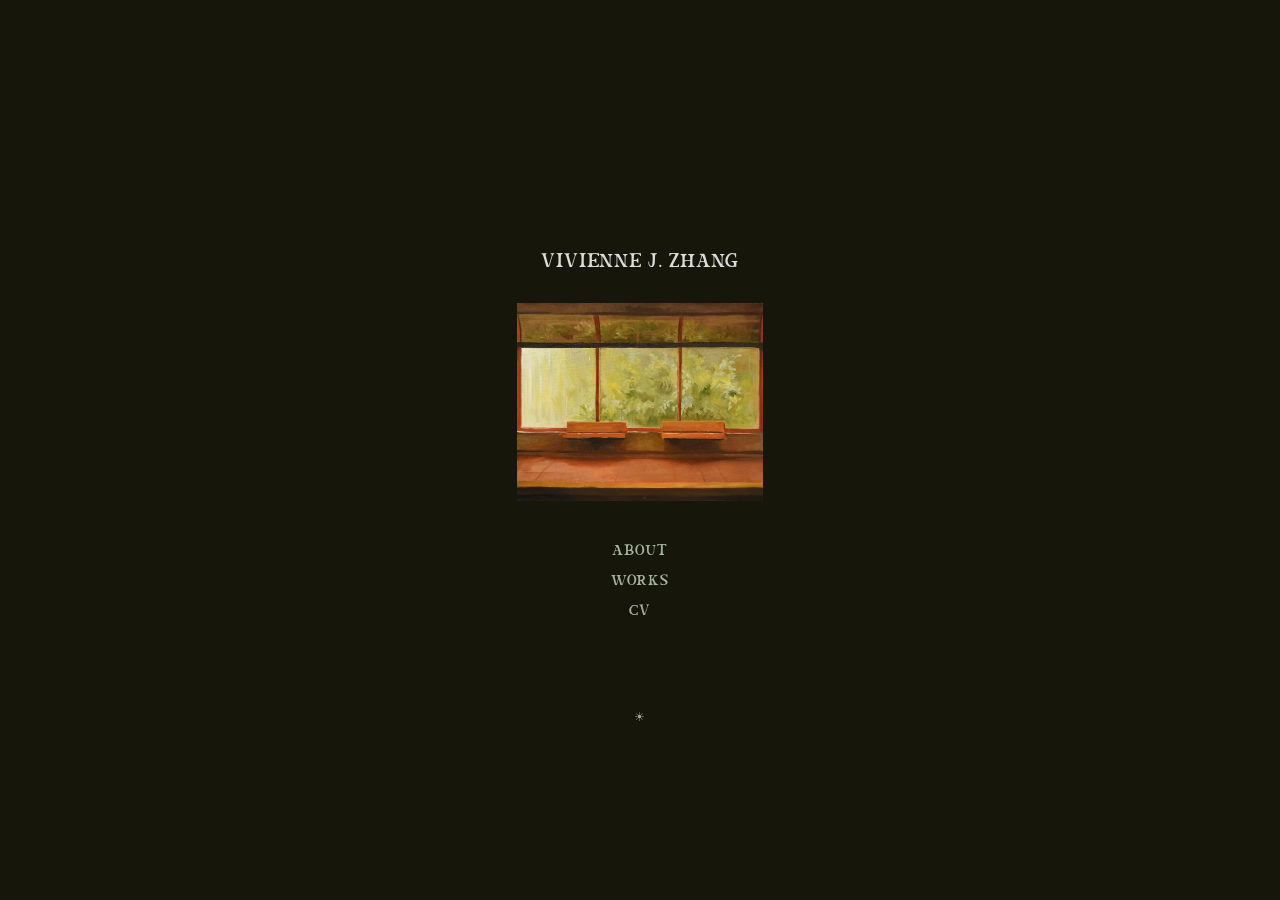
<file: index.html>
<!DOCTYPE html>
<html lang="en">
<head>
<meta charset="utf-8">
<meta name="viewport" content="width=device-width, initial-scale=1">
<meta name="color-scheme" content="dark">
<meta name="description" content="Vivienne J. Zhang | Student in Linguistics">
<title>Vivienne Z.</title>
<link rel="stylesheet" href="style.css">
<script>
try {
  var light = localStorage.getItem('theme') === 'light';
  var root = document.documentElement;
  if (light) root.setAttribute('data-theme', 'light');
  root.style.backgroundColor = light ? '#F3F1E4' : '#16160b';
  root.style.colorScheme = light ? 'light' : 'dark';
} catch (e) {}
</script>
</head>

<body class="landing">
<div class="landing-wrap">
  <div class="landing-inner">

    <div class="space-3"></div>
    <h1 class="landing-name">VIVIENNE J. ZHANG</h1>

    <!-- Swap the src for your own image. -->
    <img class="landing-img" src="image/UNDERGROUND.jpg" alt="">

    <nav class="landing-nav">
      <a href="about.html">ABOUT</a>
      <a href="works.html">WORKS</a>
      <a href="cv.html">CV</a>
    </nav>

    <div class="space-3"></div>

    <button type="button" class="theme-toggle landing-theme" aria-label="Switch to light mode" aria-pressed="false">
      <span class="theme-icon" aria-hidden="true">&#x2600;</span>
    </button>

  </div>
</div>

<script src="script.js"></script>
</body>
</html>
</file>
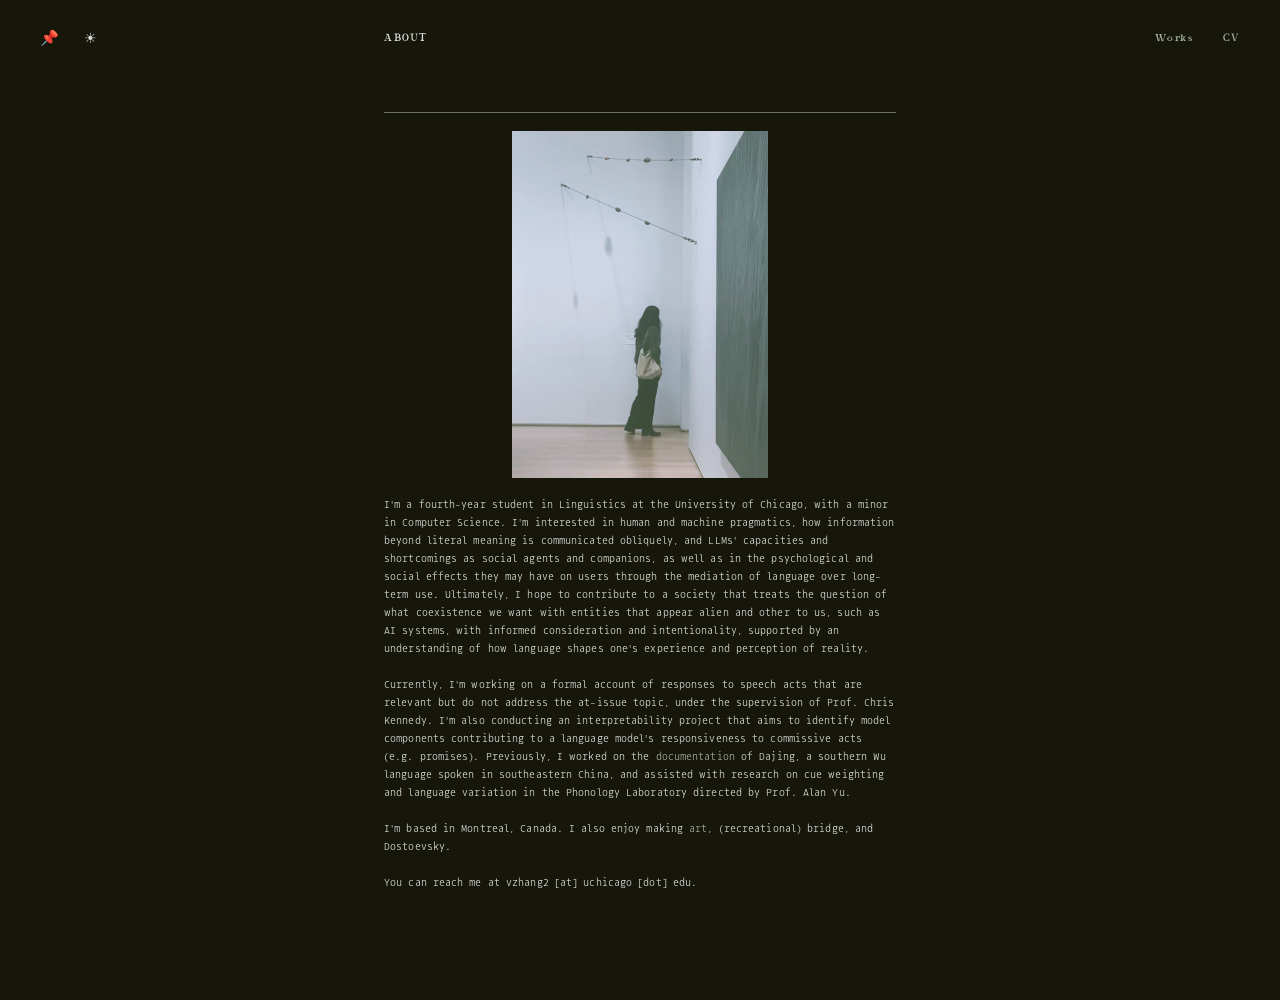
<file: about.html>
<!DOCTYPE html>
<html lang="en">
<head>
<meta charset="utf-8">
<meta name="viewport" content="width=device-width, initial-scale=1">
<meta name="color-scheme" content="dark">
<meta name="description" content="Vivienne Z. | About">
<title>About — Vivienne Z.</title>
<link rel="stylesheet" href="style.css">
<script>
try {
  var light = localStorage.getItem('theme') === 'light';
  var root = document.documentElement;
  if (light) root.setAttribute('data-theme', 'light');
  root.style.backgroundColor = light ? '#F3F1E4' : '#16160b';
  root.style.colorScheme = light ? 'light' : 'dark';
} catch (e) {}
</script>
</head>

<body>

<!-- ===== pinned top bar ===== -->
<header class="topbar">
  <div class="topbar-start">
    <a class="home" href="index.html" aria-label="Back to home">
      <span class="home-icon" aria-hidden="true">&#x1F4CC;</span>
    </a>
    <button type="button" class="theme-toggle" aria-label="Switch to light mode" aria-pressed="false">
      <span class="theme-icon" aria-hidden="true">&#x2600;</span>
    </button>
  </div>
  <div class="page-head">
    <h1 class="page-title">ABOUT</h1>
  </div>
  <nav class="topnav">
    <a href="works.html">Works</a>
    <a href="cv.html">CV</a>
  </nav>
</header>

<!-- ===== 30 / 40 / 30 ===== -->
<div class="page">
  <main class="main">

    <hr class="divider">

    <div class="space-1"></div>

    <!-- Resize with .about-img in style.css, or add width="" here. -->
    <img class="about-img" src="image/about.jpeg" alt="">

    <div class="space-1"></div>

    <div class="about-text">
      <p>I'm a fourth-year student in Linguistics at the University of Chicago, with a minor in Computer Science.
        I'm interested in human and machine pragmatics, how information beyond literal meaning is communicated obliquely,
        and LLMs' capacities and shortcomings as social agents and companions, as well as in the psychological and social effects they may have on users through the mediation of language over long-term use.
        Ultimately, I hope to contribute to a society that treats the question of what coexistence we want with entities that appear alien and other to us, such as AI systems, with informed consideration and intentionality,
        supported by an understanding of how language shapes one's experience and perception of reality.
    </p>

      <p>Currently, I'm working on a formal account of responses to speech acts that are relevant but do not address the at-issue topic,
        under the supervision of Prof. Chris Kennedy. I'm also conducting an interpretability project that aims to identify model components
        contributing to a language model's responsiveness to commissive acts (e.g. promises). Previously, I worked on the <a href="https://dajingarchive.wordpress.com/" target="_blank" rel="noopener">documentation</a> of Dajing,
        a southern Wu language spoken in southeastern China, and assisted with research on cue weighting and language variation in the Phonology Laboratory directed by Prof. Alan Yu.
    </p>

    <p>
        I'm based in Montreal, Canada. I also enjoy making <a href="gallery.html">art</a>, (recreational) bridge, and Dostoevsky.</p>
    <p> You can reach me at vzhang2 [at] uchicago [dot] edu.
    </p>
    </div>

<!--    <div class="space-1"></div>
    <figure class="gallery-item">
        <img src="image/dos.png" alt="">
      </figure> -->

  </main>
</div>

<script src="script.js"></script>
</body>
</html>
</file>
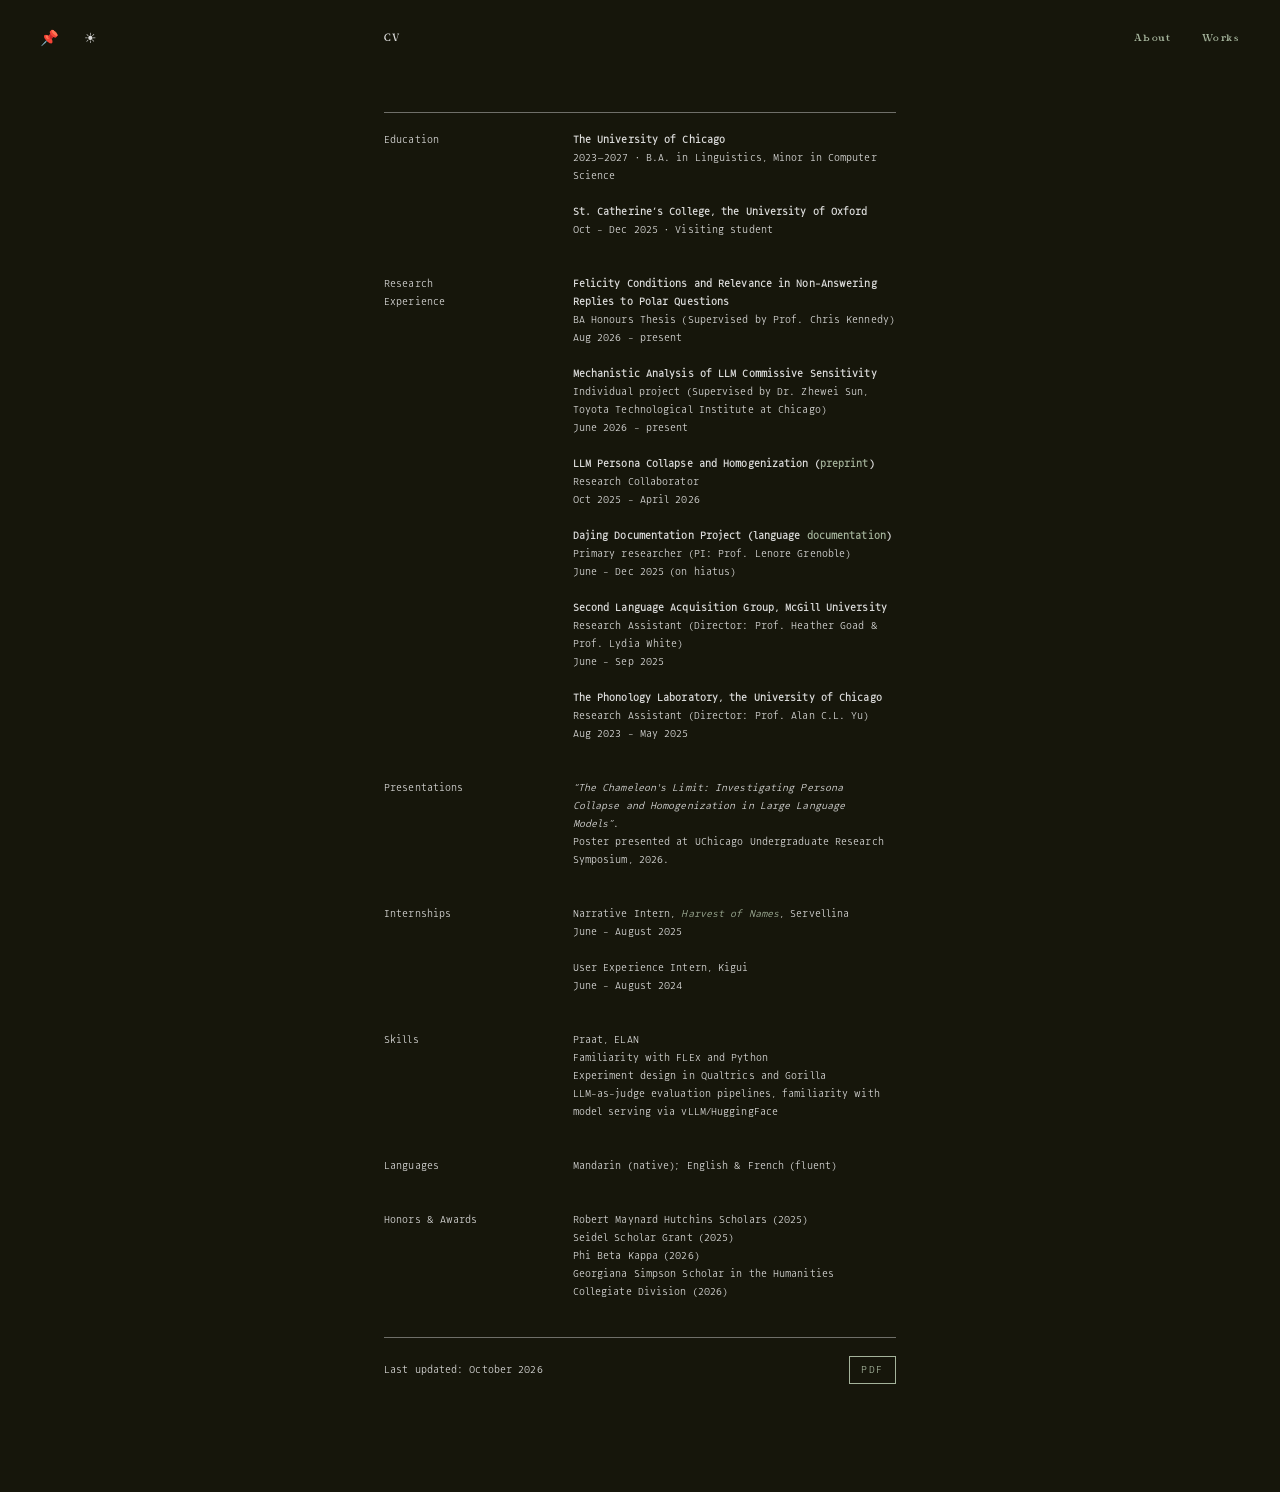
<file: cv.html>
<!DOCTYPE html>
<html lang="en">
<head>
<meta charset="utf-8">
<meta name="viewport" content="width=device-width, initial-scale=1">
<meta name="color-scheme" content="dark">
<meta name="description" content="Curriculum vitae of Your Name: education, research experience, internships, skills, and awards.">
<title>CV — Vivienne Z.</title>
<link rel="stylesheet" href="style.css">
<script>
try {
  var light = localStorage.getItem('theme') === 'light';
  var root = document.documentElement;
  if (light) root.setAttribute('data-theme', 'light');
  root.style.backgroundColor = light ? '#F3F1E4' : '#16160b';
  root.style.colorScheme = light ? 'light' : 'dark';
} catch (e) {}
</script>
</head>

<body>

<!-- ===== pinned top bar ===== -->
<header class="topbar">
  <div class="topbar-start">
    <a class="home" href="index.html" aria-label="Back to home">
      <span class="home-icon" aria-hidden="true">&#x1F4CC;</span>
    </a>
    <button type="button" class="theme-toggle" aria-label="Switch to light mode" aria-pressed="false">
      <span class="theme-icon" aria-hidden="true">&#x2600;</span>
    </button>
  </div>
  <div class="page-head">
    <h1 class="page-title">CV</h1>
  </div>
  <nav class="topnav">
    <a href="about.html">About</a>
    <a href="works.html">Works</a>
  </nav>
</header>

<!-- ===== 30 / 40 / 30 ===== -->
<div class="page">
  <main class="main">

    <hr class="divider">

    <div class="space-1"></div>

    <!-- ===== Education ===== -->
    <section class="cv-section cols">
      <div>
        <div class="col-title">Education</div>
      </div>
      <div class="col-body">
        <div class="cv-entry">
          <p><b>The University of Chicago</b><br>
            2023–2027 &middot; B.A. in Linguistics, Minor in Computer Science</p>
        </div>
        <div class="cv-entry">
          <p><b>St. Catherine’s College, the University of Oxford</b><br>
            Oct - Dec 2025 &middot; Visiting student</p>
        </div>
      </div>
    </section>

    <!-- ===== Research Experience ===== -->
    <section class="cv-section cols">
      <div>
        <div class="col-title">Research Experience</div>
      </div>
      <div class="col-body">
        <div class="cv-entry">
          <p><b>Felicity Conditions and Relevance in Non-Answering Replies to Polar Questions</b><br>
            BA Honours Thesis (Supervised by Prof. Chris Kennedy) <br>
            Aug 2026 - present</p>
        </div>
        <div class="cv-entry">
            <p><b>Mechanistic Analysis of LLM Commissive Sensitivity</b>
            <br>
            Individual project (Supervised by Dr. Zhewei Sun, Toyota Technological Institute at Chicago)<br>
            June 2026 - present
             </p>
        </div>
        <div class="cv-entry">
            <p><b>LLM Persona Collapse and Homogenization (<a href="https://arxiv.org/abs/2604.24698v1" target="_blank">preprint</a>)</b>
            <br>
            Research Collaborator<br>
            Oct 2025 - April 2026
             </p>
        </div>
        <div class="cv-entry">
            <p><b>Dajing Documentation Project (language <a href="https://dajingarchive.wordpress.com/" target="_blank" rel="noopener">documentation</a>)</b><br>
            Primary researcher (PI: Prof. Lenore Grenoble)<br>
            June - Dec 2025 (on hiatus)
             </p>
        </div>
        <div class="cv-entry">
            <p><b>Second Language Acquisition Group, McGill University</b><br>
            Research Assistant (Director: Prof. Heather Goad & Prof. Lydia White)<br>
            June - Sep 2025
             </p>
        </div>
        <div class="cv-entry">
            <p><b>The Phonology Laboratory, the University of Chicago</b><br>
            Research Assistant (Director: Prof. Alan C.L. Yu)<br>
            Aug 2023 - May 2025
            </p>
        </div>
      </div>
    </section>

    <!-- ===== Presentations ===== -->
    <section class="cv-section cols">
        <div>
          <div class="col-title">Presentations</div>
        </div>
        <div class="col-body">
          <div class="cv-entry">
            <p><i>“The Chameleon's Limit: Investigating Persona Collapse and Homogenization in Large Language Models”</i>.<br>
                Poster presented at UChicago Undergraduate Research Symposium, 2026. </p>
          </div>
        </div>
      </section>

    <!-- ===== Internships ===== -->
    <section class="cv-section cols">
      <div>
        <div class="col-title">Internships</div>
      </div>
      <div class="col-body">
        <div class="cv-entry">
          <p>Narrative Intern, <i><a href="https://www.sevakhusid.games/ha-na" target="_blank" rel="noopener">Harvest of Names</a></i>, Servellina<br>
            June - August 2025
            </p>
        </div>
        <div class="cv-entry">
            <p>User Experience Intern, Kigui <br>
              June - August 2024
              </p>
          </div>
      </div>
    </section>

    <!-- ===== Skills ===== -->
    <section class="cv-section cols">
      <div>
        <div class="col-title">Skills</div>
      </div>
      <div class="col-body">
        <div class="cv-entry">
          <p>Praat, ELAN<br>
            Familiarity with FLEx and Python<br>
            Experiment design in Qualtrics and Gorilla<br>
            LLM-as-judge evaluation pipelines, familiarity with model serving via vLLM/HuggingFace
            </p>
        </div>
      </div>
    </section>

    <!-- ===== Languages ===== -->
    <section class="cv-section cols">
        <div>
          <div class="col-title">Languages</div>
        </div>
        <div class="col-body">
          <div class="cv-entry">
              <p>Mandarin (native); English & French (fluent)</p>
          </div>
        </div>
      </section>

    <!-- ===== Awards ===== -->
    <section class="cv-section cols">
      <div>
        <div class="col-title">Honors & Awards</div>
      </div>
      <div class="col-body">
        <div class="cv-entry">
          <p>Robert Maynard Hutchins Scholars (2025)<br>
            Seidel Scholar Grant (2025)<br>
            Phi Beta Kappa (2026)<br>
            Georgiana Simpson Scholar in the Humanities Collegiate Division (2026) <br>
            </p>
        </div>
      </div>
    </section>

    <!-- ===== CV footer ===== -->
    <hr class="divider">
    <div class="space-1"></div>

    <div class="cv-footer">
      <p class="cv-updated">Last updated: October 2026</p>
      <!-- Put your PDF next to this file and name it cv.pdf (or change the href). -->
      <a class="button" href="files/2026_CV_research.pdf" target="_blank">PDF</a>
    </div>

  </main>
</div>

<script src="script.js"></script>
</body>
</html>
</file>
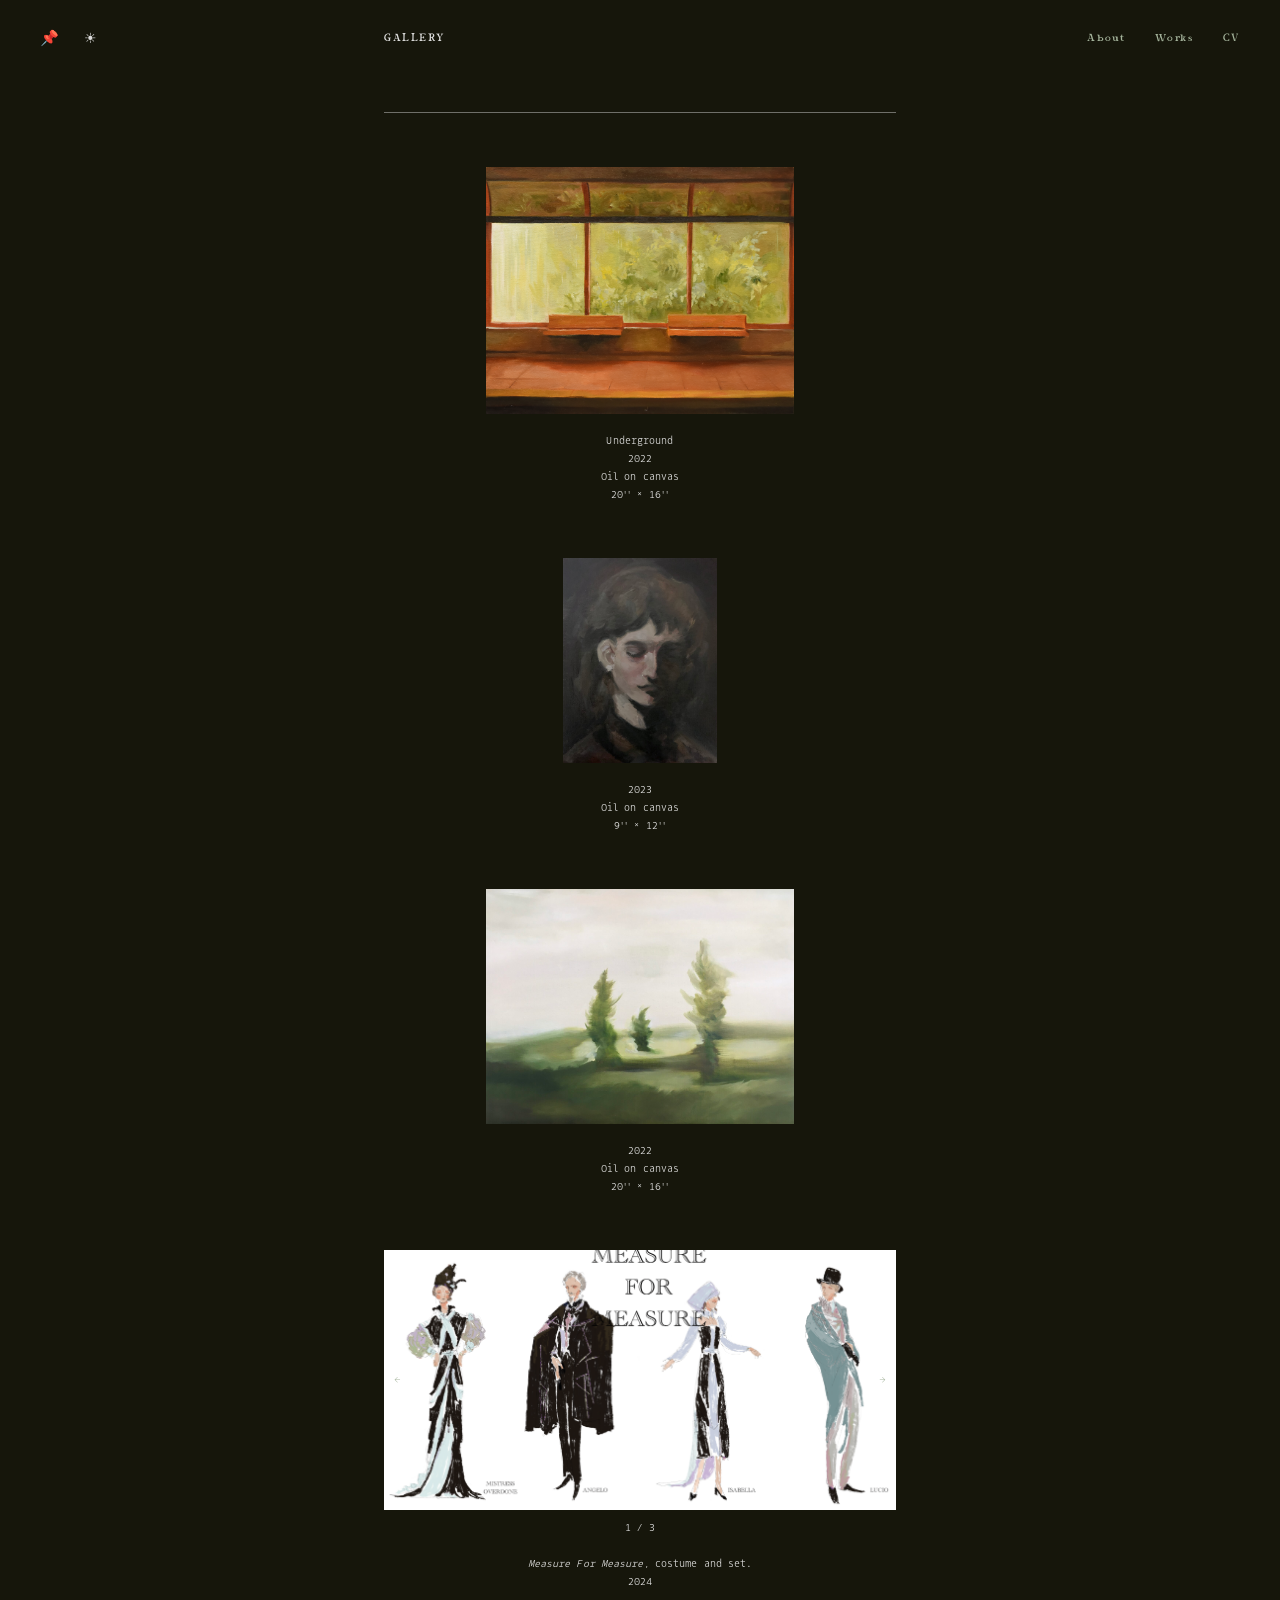
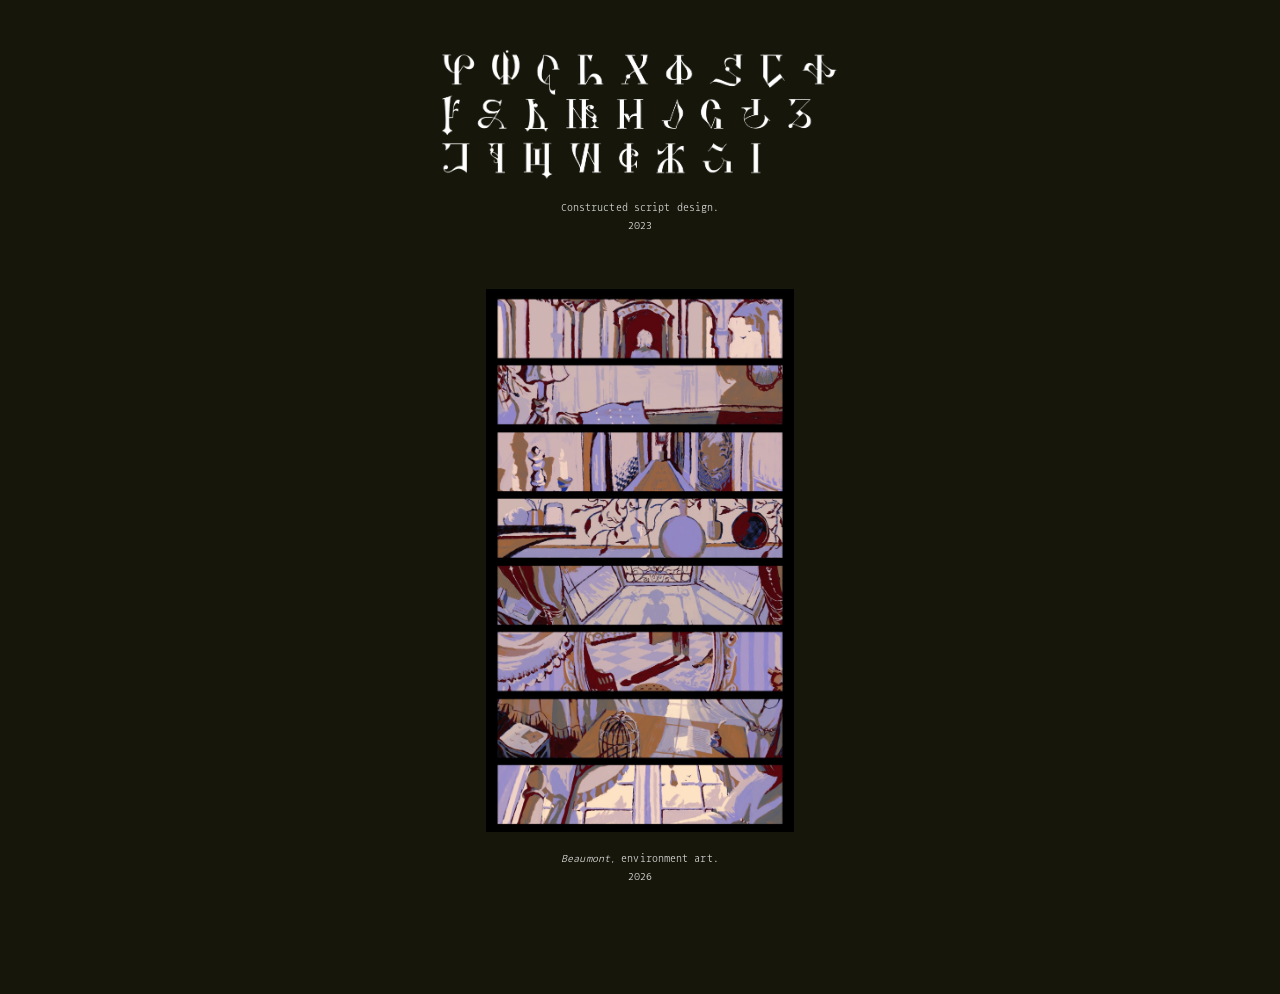
<file: gallery.html>
<!DOCTYPE html>
<html lang="en">
<head>
<meta charset="utf-8">
<meta name="viewport" content="width=device-width, initial-scale=1">
<meta name="color-scheme" content="dark">
<meta name="description" content="Selected drawings, paintings, and other works.">
<title>Gallery — Vivienne Z.</title>
<link rel="stylesheet" href="style.css">
<script>
try {
  var light = localStorage.getItem('theme') === 'light';
  var root = document.documentElement;
  if (light) root.setAttribute('data-theme', 'light');
  root.style.backgroundColor = light ? '#F3F1E4' : '#16160b';
  root.style.colorScheme = light ? 'light' : 'dark';
} catch (e) {}
</script>
</head>

<body>

<!-- ===== pinned top bar (all three main pages) ===== -->
<header class="topbar">
  <div class="topbar-start">
    <a class="home" href="index.html" aria-label="Back to home">
      <span class="home-icon" aria-hidden="true">&#x1F4CC;</span>
    </a>
    <button type="button" class="theme-toggle" aria-label="Switch to light mode" aria-pressed="false">
      <span class="theme-icon" aria-hidden="true">&#x2600;</span>
    </button>
  </div>
  <div class="page-head">
    <h1 class="page-title">GALLERY</h1>
  </div>
  <nav class="topnav">
    <a href="about.html">About</a>
    <a href="works.html">Works</a>
    <a href="cv.html">CV</a>
  </nav>
</header>

<!-- ===== 30 / 40 / 30 ===== -->
<div class="page">
  <main class="main">

    <hr class="divider">

    <div class="space-3"></div>

    <figure class="gallery-item">
        <img src="image/UNDERGROUND.jpg" alt="Oil painting of a window at an underground station">
        <figcaption class="gallery-caption">
          <span>Underground</span>
          <span>2022</span>
          <span>Oil on canvas</span>
          <span>20'' &times; 16''</span>
        </figcaption>
      </figure>

      <figure class="gallery-item" style="--item-width: 30%;">
        <img src="image/Alyosha_2023.jpg" alt="Portrait of a young man">
        <figcaption class="gallery-caption">
          <span>2023</span>
          <span>Oil on canvas</span>
          <span>9'' &times; 12''</span>
        </figcaption>
      </figure>

      <figure class="gallery-item">
        <img src="image/Where_they_fell_silent.jpg" alt="Oil painting of trees on a grassfield as seen from a moving vehicle.">
        <figcaption class="gallery-caption">
          <span>2022</span>
          <span>Oil on canvas</span>
          <span>20'' &times; 16''</span>
        </figcaption>
      </figure>

      <figure class="gallery-item series" data-series style="--item-width: 100%;">
        <div class="series-frame">
          <img class="series-img is-active" src="image/MFM1.png" alt="costume and set design drawings for the play Measure For Measure by William Shakespeare">
          <img class="series-img" src="image/MFM2.png" alt="">
          <img class="series-img" src="image/MFM3.PNG" alt="">
          <button class="series-nav prev" type="button" aria-label="Previous image">&larr;</button>
          <button class="series-nav next" type="button" aria-label="Next image">&rarr;</button>
        </div>
        <div class="series-count"><span class="cur">1</span> / <span class="total">3</span></div>
        <figcaption class="gallery-caption">
          <span><i>Measure For Measure</i>, costume and set.</span>
          <span>2024</span>
        </figcaption>
      </figure>

      <figure class="gallery-item" style="--item-width: 80%;">
        <img src="image/fsc-script.png" alt="">
        <figcaption class="gallery-caption">
          <span>Constructed script design.</span>
          <span>2023</span>
        </figcaption>
      </figure>

      <figure class="gallery-item">
        <img src="image/beaumont-env.jpeg" alt="a set of environment art made for the interactive fiction game Beaumont.">
        <figcaption class="gallery-caption">
          <span><i>Beaumont</i>, environment art.</span>
          <span>2026</span>
        </figcaption>
      </figure>

    <!-- ==========================================================
         SINGLE IMAGE
         Resize one item: style="--item-width: 40%" (default 60%).
         ==========================================================

    <figure class="gallery-item">
      <img src="placeholder.svg" alt="">
      <figcaption class="gallery-caption">
        <span>Another Title</span>
        <span>2025</span>
        <span>Graphite on paper</span>
        <span>30 &times; 21 cm</span>
      </figcaption>
    </figure> -->

    <!-- ==========================================================
         IMAGE SERIES
         Add or remove <img> tags inside .series-frame.
         Resize one series: style="--item-width: 80%"
         ==========================================================
    <figure class="gallery-item series" data-series>
      <div class="series-frame">
        <img class="series-img is-active" src="placeholder.svg" alt="">
        <img class="series-img" src="placeholder.svg" alt="">
        <img class="series-img" src="placeholder.svg" alt="">
        <button class="series-nav prev" type="button" aria-label="Previous image">&larr;</button>
        <button class="series-nav next" type="button" aria-label="Next image">&rarr;</button>
      </div>
      <div class="series-count"><span class="cur">1</span> / <span class="total">3</span></div>
      <figcaption class="gallery-caption">
        <span>Title of the Series</span>
        <span>2024</span>
        <span>Screenprint</span>
        <span>42 &times; 29.7 cm each</span>
      </figcaption>
    </figure> -->

  </main>
</div>

<script src="script.js"></script>
</body>
</html>
</file>
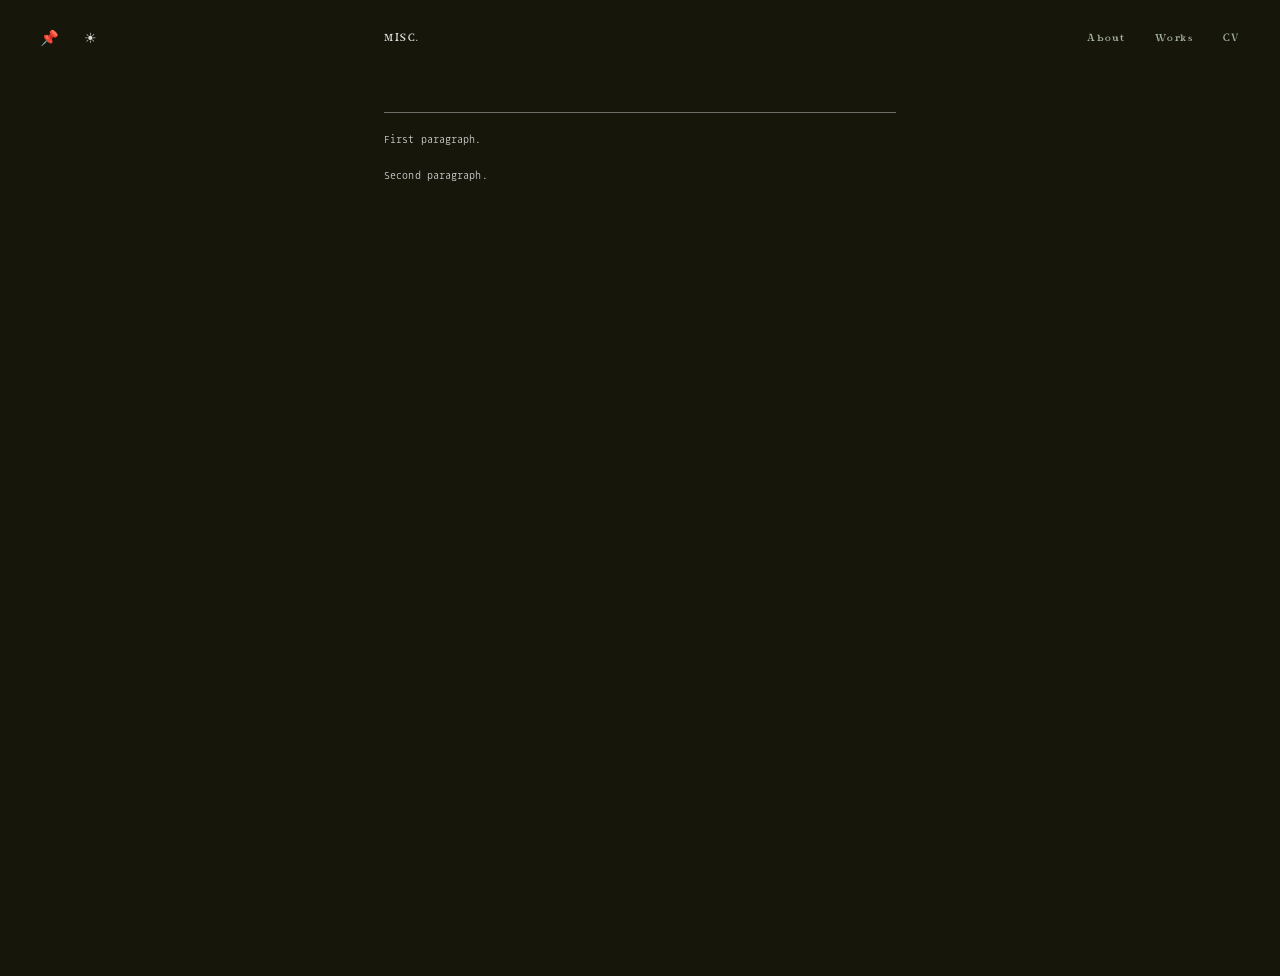
<file: misc.html>
<!DOCTYPE html>
<html lang="en">
<head>
<meta charset="utf-8">
<meta name="viewport" content="width=device-width, initial-scale=1">
<meta name="color-scheme" content="dark">
<meta name="description" content="Miscellaneous notes.">
<title>Misc. — Vivienne Z.</title>
<link rel="stylesheet" href="style.css">
<script>
try {
  var light = localStorage.getItem('theme') === 'light';
  var root = document.documentElement;
  if (light) root.setAttribute('data-theme', 'light');
  root.style.backgroundColor = light ? '#F3F1E4' : '#16160b';
  root.style.colorScheme = light ? 'light' : 'dark';
} catch (e) {}
</script>
</head>

<body>

<!-- ===== pinned top bar (all three main pages) ===== -->
<header class="topbar">
  <div class="topbar-start">
    <a class="home" href="index.html" aria-label="Back to home">
      <span class="home-icon" aria-hidden="true">&#x1F4CC;</span>
    </a>
    <button type="button" class="theme-toggle" aria-label="Switch to light mode" aria-pressed="false">
      <span class="theme-icon" aria-hidden="true">&#x2600;</span>
    </button>
  </div>
  <div class="page-head">
    <h1 class="page-title">MISC.</h1>
  </div>
  <nav class="topnav">
    <a href="about.html">About</a>
    <a href="works.html">Works</a>
    <a href="cv.html">CV</a>
  </nav>
</header>

<!-- ===== 30 / 40 / 30 ===== -->
<div class="page">
  <main class="main">

    <hr class="divider">

    <div class="space-1"></div>

    <div class="misc-text">
      <p>First paragraph.</p>

      <p>Second paragraph.</p>
    </div>

  </main>
</div>

<script src="script.js"></script>
</body>
</html>
</file>
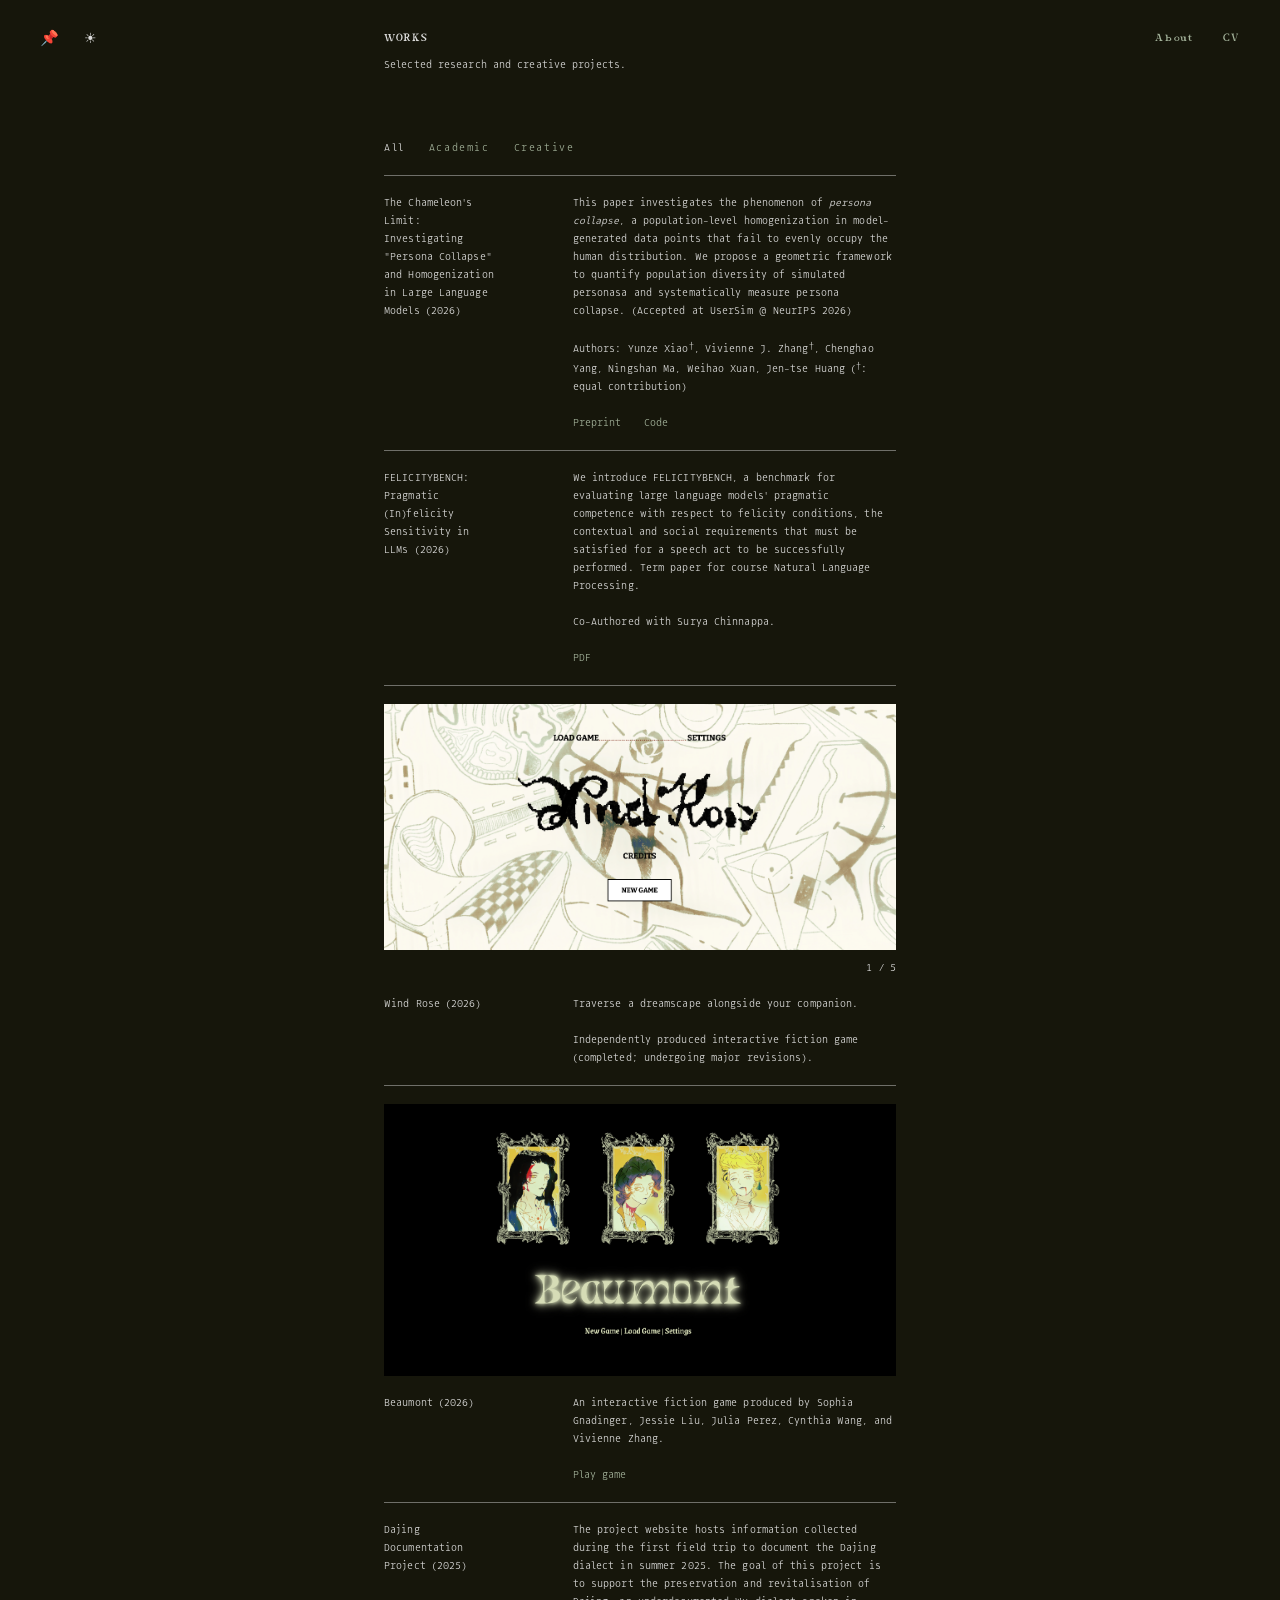
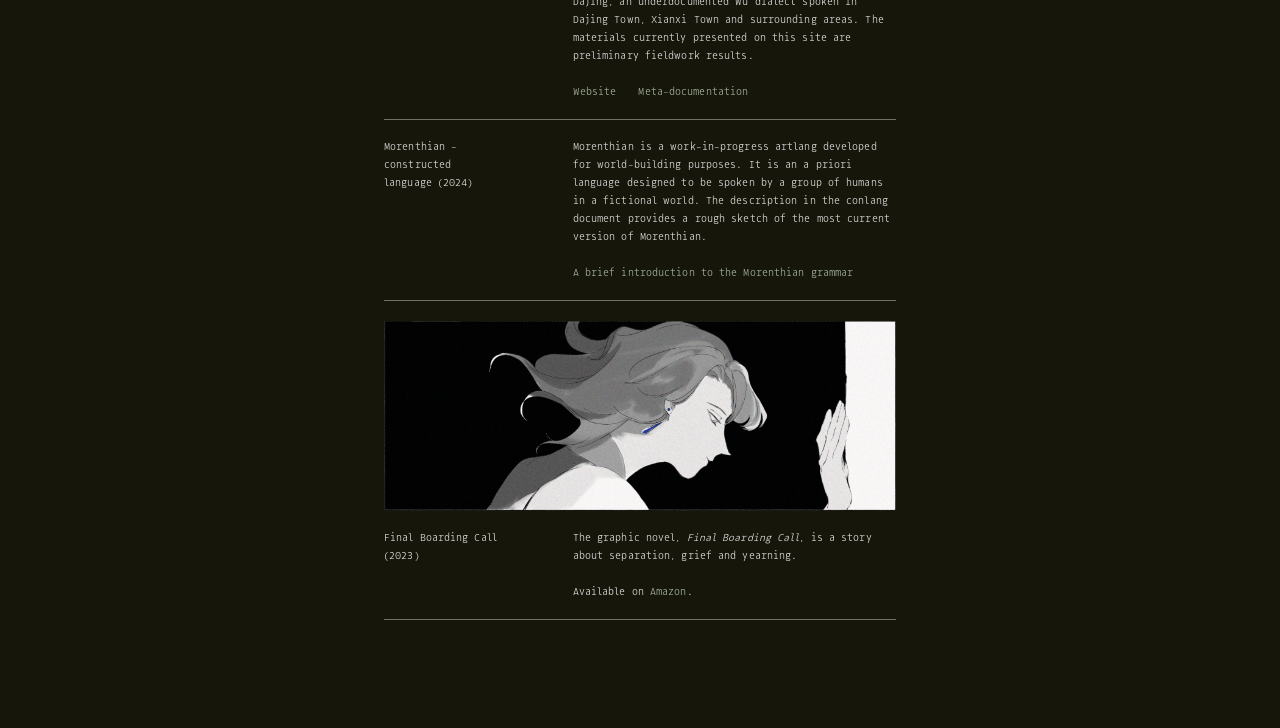
<file: works.html>
<!DOCTYPE html>
<html lang="en">
<head>
<meta charset="utf-8">
<meta name="viewport" content="width=device-width, initial-scale=1">
<meta name="color-scheme" content="dark">
<meta name="description" content="Selected research and creative projects.">
<title>Works — Vivienne Z.</title>
<link rel="stylesheet" href="style.css">
<script>
try {
  var light = localStorage.getItem('theme') === 'light';
  var root = document.documentElement;
  if (light) root.setAttribute('data-theme', 'light');
  root.style.backgroundColor = light ? '#F3F1E4' : '#16160b';
  root.style.colorScheme = light ? 'light' : 'dark';
} catch (e) {}
</script>
</head>

<body>

<!-- ===== pinned top bar ===== -->
<header class="topbar">
  <div class="topbar-start">
    <a class="home" href="index.html" aria-label="Back to home">
      <span class="home-icon" aria-hidden="true">&#x1F4CC;</span>
    </a>
    <button type="button" class="theme-toggle" aria-label="Switch to light mode" aria-pressed="false">
      <span class="theme-icon" aria-hidden="true">&#x2600;</span>
    </button>
  </div>
  <div class="page-head">
    <h1 class="page-title">WORKS</h1>
    <!-- Optional tagline -->
    <p class="page-tagline">Selected research and creative projects.</p>
  </div>
  <nav class="topnav">
    <a href="about.html">About</a>
    <a href="cv.html">CV</a>
  </nav>
</header>

<!-- ===== 30 / 40 / 30 ===== -->
<div class="page">
  <main class="main">

    <!-- ==========================================================
         Set data-type to "academic" or "creative"
         ========================================================== -->

    <nav class="work-filters" aria-label="Filter works">
      <button type="button" data-filter="all" class="is-active" aria-pressed="true">All</button>
      <button type="button" data-filter="academic" aria-pressed="false">Academic</button>
      <button type="button" data-filter="creative" aria-pressed="false">Creative</button>
    </nav>

    <article class="work" data-type="academic">
      <div class="cols">
        <div class="col-title">The Chameleon's Limit: Investigating "Persona Collapse" and Homogenization in Large Language Models (2026)</div>
        <div class="col-body">
        <p>This paper investigates the phenomenon of <i>persona collapse</i>, a population-level homogenization in model-generated data points that fail to evenly occupy the human distribution.
           We propose a geometric framework to quantify population diversity of simulated personasa and systematically measure persona collapse.
        (Accepted at UserSim @ NeurIPS 2026)
        </p>
        <p>Authors: Yunze Xiao<sup>&dagger;</sup>, Vivienne J. Zhang<sup>&dagger;</sup>, Chenghao Yang, Ningshan Ma, Weihao Xuan, Jen-tse Huang (<sup>&dagger;</sup>: equal contribution)</p>
          <p class="work-links">
            <a href="https://arxiv.org/abs/2604.24698v1" target="_blank">Preprint</a>
            <a href="https://github.com/Algoroxyolo/PersonaCollapse" target="_blank" rel="noopener">Code</a>
          </p>
        </div>
      </div>
    </article>

    <article class="work" data-type="academic">
        <div class="cols">
          <div class="col-title">FELICITYBENCH: Pragmatic (In)felicity Sensitivity in LLMs (2026)        </div>
          <div class="col-body">
            <p>We introduce FELICITYBENCH, a benchmark for evaluating large language models' pragmatic competence with respect to felicity conditions, the contextual and social requirements that must be satisfied for a speech act to be successfully performed. Term paper for course Natural Language Processing.
          </p>
            <p>Co-Authored with Surya Chinnappa. </p>
            <p class="work-links">
              <a href="files/FelicityBench.pdf" target="_blank">PDF</a>
             </p>
          </div>
        </div>
      </article>

      <article class="work" data-type="creative">
        <div class="work-series" data-series>
          <div class="series-frame">
            <img class="series-img is-active" src="image/WR1.png" alt="">
            <img class="series-img" src="image/WR2.png" alt="">
            <img class="series-img" src="image/WR5.png" alt="">
            <img class="series-img" src="image/WR6.png" alt="">
            <img class="series-img" src="image/WR3.png" alt="">
            <button class="series-nav prev" type="button" aria-label="Previous image">&larr;</button>
            <button class="series-nav next" type="button" aria-label="Next image">&rarr;</button>
          </div>
          <div class="series-count"><span class="cur">1</span> / <span class="total">6</span></div>
        </div>
        <div class="cols">
          <div class="col-title">Wind Rose (2026) </div>
          <div class="col-body">
            <p>Traverse a dreamscape alongside your companion.</p>
            <p>Independently produced interactive fiction game (completed; undergoing major revisions).</p>
          </div>
        </div>
      </article>

      <article class="work" data-type="creative">
        <img class="work-img" src="image/beaumont-start.png" alt="">
        <div class="cols">
          <div class="col-title">Beaumont (2026)</div>
          <div class="col-body">
            <p>An interactive fiction game produced by Sophia Gnadinger, Jessie Liu, Julia Perez, Cynthia Wang, and Vivienne Zhang.</p>
            <p><a href="Beaumont/Beaumont_final.html" target="_blank">Play game</a></p>
          </div>
        </div>
      </article>

      <article class="work" data-type="academic">
        <div class="cols">
          <div class="col-title">Dajing Documentation Project (2025)        </div>
          <div class="col-body">
            <p>The project website hosts information collected during the first field trip to document the Dajing dialect in summer 2025.
                The goal of this project is to support the preservation and revitalisation of Dajing,
                an underdocumented Wu dialect spoken in Dajing Town, Xianxi Town and surrounding areas.
                The materials currently presented on this site are preliminary fieldwork results.
            </p>
            <p class="work-links">
              <a href="https://dajingarchive.wordpress.com/" target="_blank" rel="noopener">Website</a>
              <a href="files/Dajing-meta-documentation.pdf" target="_blank">Meta-documentation</a>
            </p>
          </div>
        </div>
      </article>

      <article class="work" data-type="creative">
        <div class="cols">
          <div class="col-title">Morenthian - constructed language (2024)        </div>
          <div class="col-body">
            <p>Morenthian is a work-in-progress artlang developed for world-building purposes.
                It is an a priori language designed to be spoken by a group of humans in a fictional world.
                The description in the conlang document provides a rough sketch of the most current version of Morenthian.
            </p>
            <p class="work-links">
              <a href="files/Morenthian_2024.pdf" target="_blank">A brief introduction to the Morenthian grammar</a>
            </p>
          </div>
        </div>
      </article>

      <article class="work" data-type="creative">
        <img class="work-img" src="image/HBC.png" alt="">
        <div class="cols">
          <div class="col-title">Final Boarding Call (2023) </div>
          <div class="col-body">
            <p>The graphic novel, <i>Final Boarding Call</i>, is a story about separation, grief and yearning. </p>
            <p>Available on <a href="https://www.amazon.ca/dp/1990519121?ref=cm_sw_r_ffobk_cp_ud_dp_NJ3255FBXE513YKBWQ57&ref_=cm_sw_r_ffobk_cp_ud_dp_NJ3255FBXE513YKBWQ57&social_share=cm_sw_r_ffobk_cp_ud_dp_NJ3255FBXE513YKBWQ57&bestFormat=true" target="_blank">Amazon</a>.
            </p>
          </div>
        </div>
      </article>

    <!-- ===== with a slideshow =====
         Add or remove <img> lines; the first keeps "is-active".
    <article class="work">
      <div class="work-series" data-series>
        <div class="series-frame">
          <img class="series-img is-active" src="placeholder.svg" alt="">
          <img class="series-img" src="placeholder.svg" alt="">
          <img class="series-img" src="placeholder.svg" alt="">
          <button class="series-nav prev" type="button" aria-label="Previous image">&larr;</button>
          <button class="series-nav next" type="button" aria-label="Next image">&rarr;</button>
        </div>
        <div class="series-count"><span class="cur">1</span> / <span class="total">3</span></div>
      </div>
      <div class="cols">
        <div class="col-title">Title of the Work</div>
        <div class="col-body">
          <p>2026. Medium, dimensions.</p>
          <p>A short description of the project — what it is, where it
          was shown, who it was made with.</p>
        </div>
      </div>
    </article> -->

    <!-- ===== no image, with links =====
    <article class="work">
      <div class="cols">
        <div class="col-title">Another Work, No Image</div>
        <div class="col-body">
          <p>2025. Medium, dimensions.</p>
          <p>A short description of the project.</p>
          <p class="work-links">
            <a href="project-name.html">Project page</a>
            <a href="https://example.com" target="_blank" rel="noopener">Website</a>
            <a href="project-name.pdf" target="_blank">PDF</a>
          </p>
        </div>
      </div>
    </article> -->

    <!-- ===== with one image =====
    <article class="work">
      <img class="work-img" src="placeholder.svg" alt="">
      <div class="cols">
        <div class="col-title">A Third Work With a Longer Title</div>
        <div class="col-body">
          <p>2024. Medium, dimensions.</p>
          <p>A short description of the project.</p>
        </div>
      </div>
    </article> -->

  </main>
</div>

<script src="script.js"></script>
</body>
</html>
</file>
<file: style.css>
/* ==============================================================
   Personal site — stylesheet
   ============================================================== */

@font-face {
  font-family: "MarklMono";
  src: url("fonts/MarklMono-Regular.otf") format("opentype");
  font-weight: normal;
  font-style: normal;
  font-display: swap;
}

@font-face {
  font-family: "Montilge";
  src: url("fonts/Montilge.otf") format("opentype");
  font-weight: normal;
  font-style: normal;
  font-display: swap;
}

@font-face {
  font-family: "Zevant";
  src: url("fonts/Zevant.ttf") format("truetype");
  font-weight: normal;
  font-style: normal;
  font-display: swap;
}


:root {
  /* --- colours ------------------------------------------------ */
  --bg:         #16160b;
  --text:       #dcdcdb;   /* body text */
  --rule:       rgba(220, 220, 219, 0.45);   /* line dividers — lower the last number for fainter */
  --link:       #a4b39b;
  --link-hover: #6d7864;

  /* --- type --------------------------------------------------- */
  --heading: "Montilge", Georgia, "Times New Roman", Times, serif;   /* landing page only */
  --serif: "Montilge", Georgia, "Times New Roman", Times, serif;   /* landing page only */
  --mono:  "MarklMono", ui-monospace, SFMono-Regular, "SF Mono", Menlo, Consolas,
           "Liberation Mono", monospace;               /* everywhere else */

  --fs:         10px;   /* ONE size for all main pages: headers = body text */
  --fs-landing: 14px;   /* landing page only */
  --lh: 1.8;

  /* --- misc knobs --------------------------------------------- */
  --rule-weight: 0.5px;   /* hairline on high-res screens; 1px on standard ones */
  --track:       0.01em;   /* body letter-spacing */
  --track-wide:  0.16em;   /* the wider-tracked line on WORKS */
}

/* Light mode — toggled via data-theme on <html>. */
html[data-theme="light"] {
  --bg:         #F3F1E4;
  --text:       #242020;
  --rule:       rgba(36, 32, 32, 0.28);
  --link:       #5a6b52;
  --link-hover: #3f4a3a;
}

/* --- reset ---------------------------------------------------- */
*, *::before, *::after { box-sizing: border-box; }

/* Hide the scrollbar but keep scrolling working */
html {
  /* Paint the page colour behind everything, so the browser never
     shows its default white between or during page changes. */
  background: var(--bg);
  color-scheme: dark;
  scrollbar-width: none;        /* Firefox */
  -ms-overflow-style: none;     /* old Edge / IE */
}
html[data-theme="light"] { color-scheme: light; }
html::-webkit-scrollbar,
body::-webkit-scrollbar { width: 0; height: 0; display: none; }  /* Chrome, Safari */

body {
  /* Derived from --fs. Declared on body (not :root) so they
     recalculate when the landing page swaps in its own size. */
  --line:       calc(var(--fs) * var(--lh));   /* one line of text — all vertical spacing */
  --topbar-pad: calc(var(--line) * 1.6);

  margin: 0;
  background: var(--bg);
  color: var(--text);
  font-family: var(--mono);
  font-size: var(--fs);
  line-height: var(--lh);
  letter-spacing: var(--track);
  -webkit-font-smoothing: antialiased;
}

a { color: var(--link); text-decoration: none; }
a:hover { color: var(--link-hover); }
a:focus-visible { outline: 1px solid var(--link); outline-offset: 3px; }

img { max-width: 100%; height: auto; display: block; }

/* --- reusable pieces ------------------------------------------ */

/* Thin line divider. Bump --rule-weight if you want it heavier. */
.divider {
  border: 0;
  border-top: var(--rule-weight) solid var(--rule);
  margin: 0;
}

/* Blank-line spacers. <div class="space-2"></div> == two empty lines. */
.space-1 { height: var(--line); }
.space-2 { height: calc(var(--line) * 2); }
.space-3 { height: calc(var(--line) * 3); }

/* Page headers are the same size as body text — only tracking differs. */
.page-title {
  font-family: var(--serif);
  font-size: 1em;
  font-weight: normal;
  letter-spacing: var(--track-wide);
  margin: 0;
}

/* ==============================================================
   LANDING PAGE
   ============================================================== */

body.landing {
  --fs: var(--fs-landing);
  font-family: var(--serif);
}

.landing-wrap {
  min-height: 100vh;
  display: flex;
  align-items: center;
  justify-content: center;
  padding: var(--line);
}

/* The whole landing block sits centred and takes ~20% of the width. */
.landing-inner {
  width: 20%;
  min-width: 210px;
  text-align: center;
}

.landing-name {
  font-family: var(--heading);
  font-size: 1.15rem;
  font-weight: normal;
  letter-spacing: 0.05em;
  margin: 0 0 var(--line);
}

.landing-img { margin: 0 0 calc(var(--line) * 1.5); }

.landing-nav a {
  display: block;
  margin: 0.35em 0;
  letter-spacing: 0.08em;
}

/* Small theme toggle under the landing nav. */
.landing-theme {
  display: inline-flex;
  margin: 0 auto;
  height: auto;
  opacity: 0.7;
}
.landing-theme .theme-icon { font-size: 12px; }

/* ==============================================================
   MAIN PAGES — 30 / 40 / 30
   ============================================================== */

.page {
  display: grid;
  grid-template-columns: 30% 40% 30%;
  min-height: 100vh;
}

.main {
  grid-column: 2;                              /* the middle 40% */
  padding-top: calc(var(--line) * 2);          /* gap below the top bar */
  padding-bottom: calc(var(--line) * 6);
}

/* --- pinned top bar ------------------------------------------- */
/* Same 30 / 40 / 30 columns as the page, so the title and tagline
   line up with the content. Sticky (not fixed), so it grows to fit
   a tagline without overlapping anything. */
.topbar {
  position: sticky;
  top: 0;
  z-index: 10;
  display: grid;
  grid-template-columns: 30% 40% 30%;
  align-items: start;
  padding: var(--topbar-pad) 0;
  background: var(--bg);
}

/* Home pushpin + theme toggle share the left column. */
.topbar-start {
  justify-self: start;
  display: inline-flex;
  align-items: center;
  gap: 2.5em;
  height: var(--line);
  margin-left: calc(var(--topbar-pad) * 1.4);
}

.home {
  display: inline-flex;
  align-items: center;
  height: var(--line);
}
/* The pushpin. Emoji ignore text colour, so hover dims it instead. */
.home-icon { font-size: 15px; line-height: 1; }
.home:hover .home-icon { opacity: 0.6; }

.theme-toggle {
  appearance: none;
  background: none;
  border: 0;
  padding: 0;
  margin: 0;
  display: inline-flex;
  align-items: center;
  height: var(--line);
  font: inherit;
  color: var(--text);
  cursor: pointer;
  line-height: 1;
}
.theme-toggle:hover { opacity: 0.6; }
.theme-toggle:focus-visible {
  outline: 1px solid var(--link);
  outline-offset: 3px;
}
.theme-icon { font-size: 14px; line-height: 1; }

.page-title { line-height: var(--line); }

.page-tagline {
  margin: calc(var(--line) * 0.5) 0 0;   /* half-line gap below the title */
  letter-spacing: var(--track);          /* same as body text */
}

.topnav {
  justify-self: end;
  margin-right: calc(var(--topbar-pad) * 1.4);
  line-height: var(--line);
}

.topnav a {
  margin-left: 2.4em;
  font-family: var(--serif);
  letter-spacing: var(--track-wide);
}

/* --- 1 : 2 two-column rows ------------------------------------ */
.cols {
  display: grid;
  grid-template-columns: 1fr 2fr;
  column-gap: calc(var(--line) * 1.5);
}

/* The title fills ~70% of the left column. */
.col-title { width: 70%; }

.col-body p { margin: 0 0 var(--line); }
.col-body p:last-child { margin-bottom: 0; }

/* ==============================================================
   ABOUT
   ============================================================== */

/* Resize the About image by changing this one width value. */
.about-img { display: block; width: 50%; margin: 0 auto; }

.about-text p { margin: 0 0 var(--line); }
.about-text p:last-child { margin-bottom: 0; }

/* ==============================================================
   WORKS
   ============================================================== */

/* Filter row sits above the first work divider. */
.work-filters {
  display: flex;
  flex-wrap: wrap;
  gap: 0 2.4em;
  padding-bottom: var(--line);
  letter-spacing: var(--track-wide);
}

.work-filters button {
  appearance: none;
  background: none;
  border: 0;
  padding: 0;
  margin: 0;
  font: inherit;
  color: var(--link);
  letter-spacing: inherit;
  cursor: pointer;
}

.work-filters button:hover { color: var(--link-hover); }
.work-filters button:focus-visible {
  outline: 1px solid var(--link);
  outline-offset: 3px;
}
.work-filters button.is-active { color: var(--text); }

/* Each work: a divider above, one line of space above and below.
   The last visible work also gets a closing divider. */
.work {
  border-top: var(--rule-weight) solid var(--rule);
  padding: var(--line) 0;
}
.work.is-hidden { display: none; }
.work.is-last-visible { border-bottom: var(--rule-weight) solid var(--rule); }

/* Image or slideshow: full column width, one line above the text. */
.work-img,
.work-series { width: 100%; margin-bottom: var(--line); }

/* Links under a work (project page, website, PDF…). */
.work-links a { margin-right: 1.6em; }
.work-links a:last-child { margin-right: 0; }

/* Slideshow counter sits at the right, under the image. */
.work-series .series-count { text-align: right; }

/* ==============================================================
   CV
   ============================================================== */

.cv-section { margin-bottom: calc(var(--line) * 2); }
.cv-section:last-child { margin-bottom: 0; }

.cv-entry { margin-bottom: var(--line); }
.cv-entry:last-child { margin-bottom: 0; }

.cv-footer {
  display: flex;
  justify-content: space-between;
  align-items: center;
  gap: var(--line);
}
.cv-updated { margin: 0; }

/* Outlined button — used for "Download PDF". */
.button {
  display: inline-block;
  padding: 0.4em 1.1em;
  border: 0.5px solid var(--link);
  letter-spacing: var(--track-wide);
  text-transform: uppercase;
}
.button:hover { border-color: var(--link-hover); }

/* ==============================================================
   GALLERY
   ============================================================== */

/* Default width 60%, centred. Override one item with
   style="--item-width: 40%" (or any %) on the <figure>. */
.gallery-item {
  width: var(--item-width, 60%);
  margin: 0 auto calc(var(--line) * 3);
  text-align: center;
}
.gallery-item:last-child { margin-bottom: 0; }

.gallery-caption { margin-top: var(--line); }
.gallery-caption span { display: block; }

/* --- image series (click left / right) ------------------------ */
.series { position: relative; }

.series-frame { position: relative; }

.series-img { display: none; width: 100%; }
.series-img.is-active { display: block; }

.series-nav {
  position: absolute;
  top: 50%;
  transform: translateY(-50%);
  background: none;
  border: 0;
  padding: 0.5em 0.7em;
  font: inherit;
  letter-spacing: 0;
  color: var(--link);
  cursor: pointer;
}
.series-nav:hover { color: var(--link-hover); }
.series-nav.prev { left: 0.3em; }
.series-nav.next { right: 0.3em; }

.series-count { margin-top: calc(var(--line) * 0.5); }

/* ==============================================================
   MISC
   ============================================================== */

.misc-text p { margin: 0 0 var(--line); }
.misc-text p:last-child { margin-bottom: 0; }

/* ==============================================================
   NARROW SCREENS
   The 30/40/30 grid collapses so the site stays readable on a phone.
   ============================================================== */

@media (max-width: 800px) {
  .page { grid-template-columns: 8% 84% 8%; }
  .landing-inner { width: 60%; }
  .cols { grid-template-columns: 1fr; row-gap: var(--line); }
  .col-title { width: 100%; }
  .gallery-item { width: 100%; }
  .topnav a { margin-left: 1.4em; }
  /* Top bar: icon | title + tagline | links, without column alignment. */
  .topbar {
    grid-template-columns: auto 1fr auto;
    padding: var(--topbar-pad) calc(var(--topbar-pad) * 1.1);
  }
  .topbar-start { margin-left: 0; }
  .page-head { margin-left: 1.4em; }
  .topnav { margin-right: 0; }
  .cv-footer { flex-direction: column; align-items: flex-start; }
}

/* ==============================================================
   PAGE TRANSITIONS
   Cross-fade between pages. Change the duration to taste.
   Chrome, Edge and Safari 18.2+ cross-fade both pages; other
   browsers get a simple fade-in of the new page instead.
   ============================================================== */

:root { --page-fade: 0.6s; }

@view-transition { navigation: auto; }

/* Solid backdrop behind the two fading snapshots.
   A variable here can fail to resolve and show the white canvas. */
::view-transition { background: #16160b; }
html[data-theme="light"]::view-transition { background: #F3F1E4; }

::view-transition-old(root),
::view-transition-new(root) {
  animation-duration: var(--page-fade);
  animation-timing-function: ease-in-out;
}

@supports not (view-transition-name: none) {
  body { animation: page-in var(--page-fade) ease-out; }
}
@keyframes page-in { from { opacity: 0; } to { opacity: 1; } }

@media (prefers-reduced-motion: reduce) {
  * { transition: none !important; animation: none !important; }
  ::view-transition-old(root),
  ::view-transition-new(root) { animation: none !important; }
}
</file>
